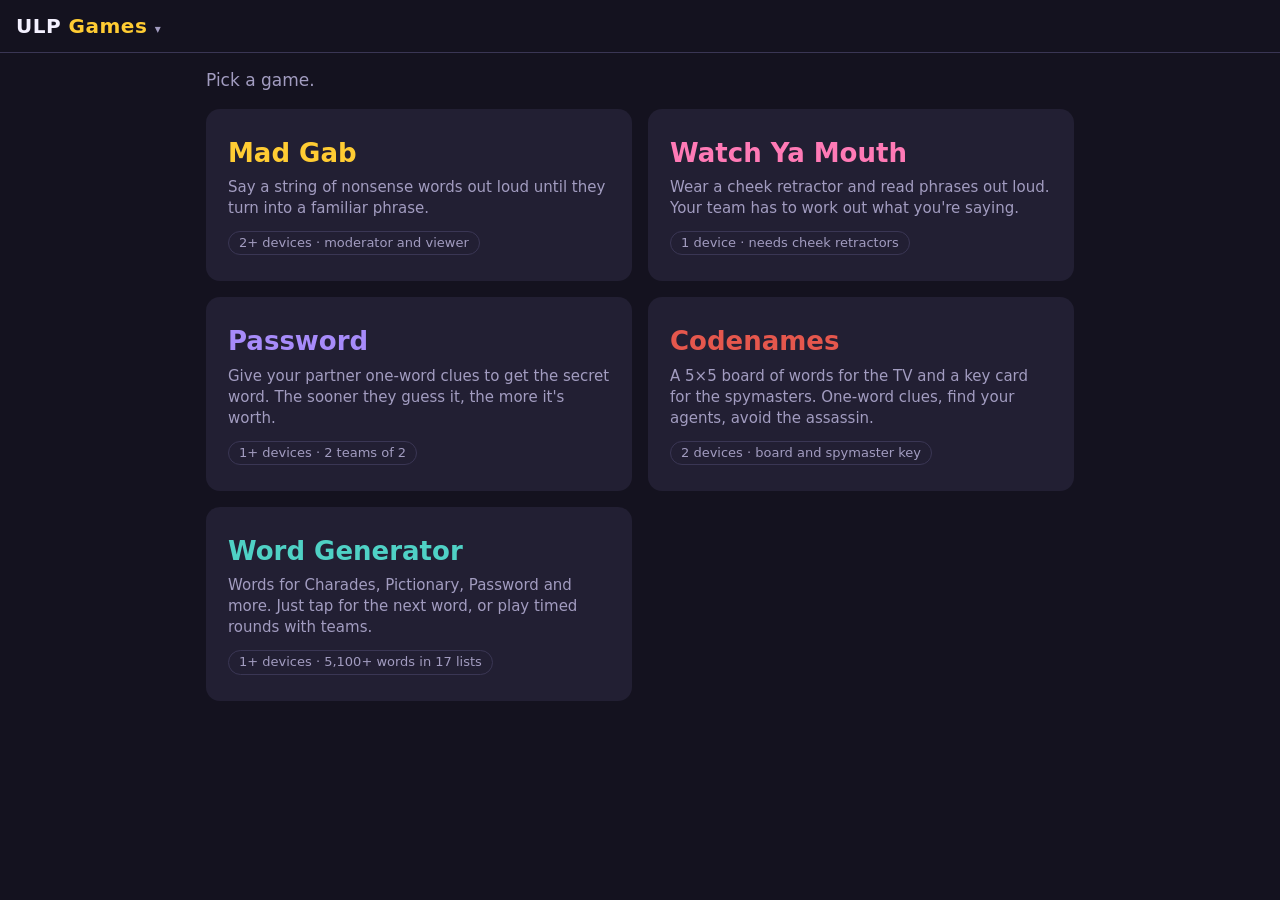
<file: index.html>
<!doctype html>
<html lang="en">
<head>
<meta charset="utf-8">
<meta name="viewport" content="width=device-width, initial-scale=1, viewport-fit=cover">
<title>ULP Games</title>
<script>
  // Room links made before the games had their own folders: send them on to Mad Gab.
  if (new URLSearchParams(location.search).has('join')) location.replace('madgab/' + location.search);
</script>
<link rel="stylesheet" href="shared/style.css">
</head>
<body>
<header>
  <h1><button id="btnMenu" class="brand" aria-haspopup="true" aria-expanded="false">ULP <span>Games</span> <small>▾</small></button></h1>
  <div id="menu" class="menu hidden" role="menu"></div>
</header>
<main>
  <p class="muted" style="margin:0">Pick a game.</p>
  <div class="games">
    <a class="game-card" href="madgab/" style="--game:#ffcc33">
      <h2>Mad Gab</h2>
      <p>Say a string of nonsense words out loud until they turn into a familiar phrase.</p>
      <span class="tag">2+ devices · moderator and viewer</span>
    </a>
    <a class="game-card" href="watch-ya-mouth/" style="--game:#ff7ab6">
      <h2>Watch Ya Mouth</h2>
      <p>Wear a cheek retractor and read phrases out loud. Your team has to work out what you're saying.</p>
      <span class="tag">1 device · needs cheek retractors</span>
    </a>
    <a class="game-card" href="password/" style="--game:#a78bfa">
      <h2>Password</h2>
      <p>Give your partner one-word clues to get the secret word. The sooner they guess it, the more it's worth.</p>
      <span class="tag">1+ devices · 2 teams of 2</span>
    </a>
    <a class="game-card" href="codenames/" style="--game:#e5574d">
      <h2>Codenames</h2>
      <p>A 5×5 board of words for the TV and a key card for the spymasters. One-word clues, find your agents, avoid the assassin.</p>
      <span class="tag">2 devices · board and spymaster key</span>
    </a>
    <a class="game-card" href="word-generator/" style="--game:#4fd1c5">
      <h2>Word Generator</h2>
      <p>Words for Charades, Pictionary, Password and more. Just tap for the next word, or play timed rounds with teams.</p>
      <span class="tag">1+ devices · 5,100+ words in 17 lists</span>
    </a>
  </div>
</main>
<script type="module">
  import { initMenu, reloadLatest } from './shared/common.js';
  // The start page's menu: Reload gets the latest version of the site (a saved home-screen
  // web app has no refresh button).
  initMenu(() => [['Reload', reloadLatest]], { home: false });
</script>
</body>
</html>
</file>
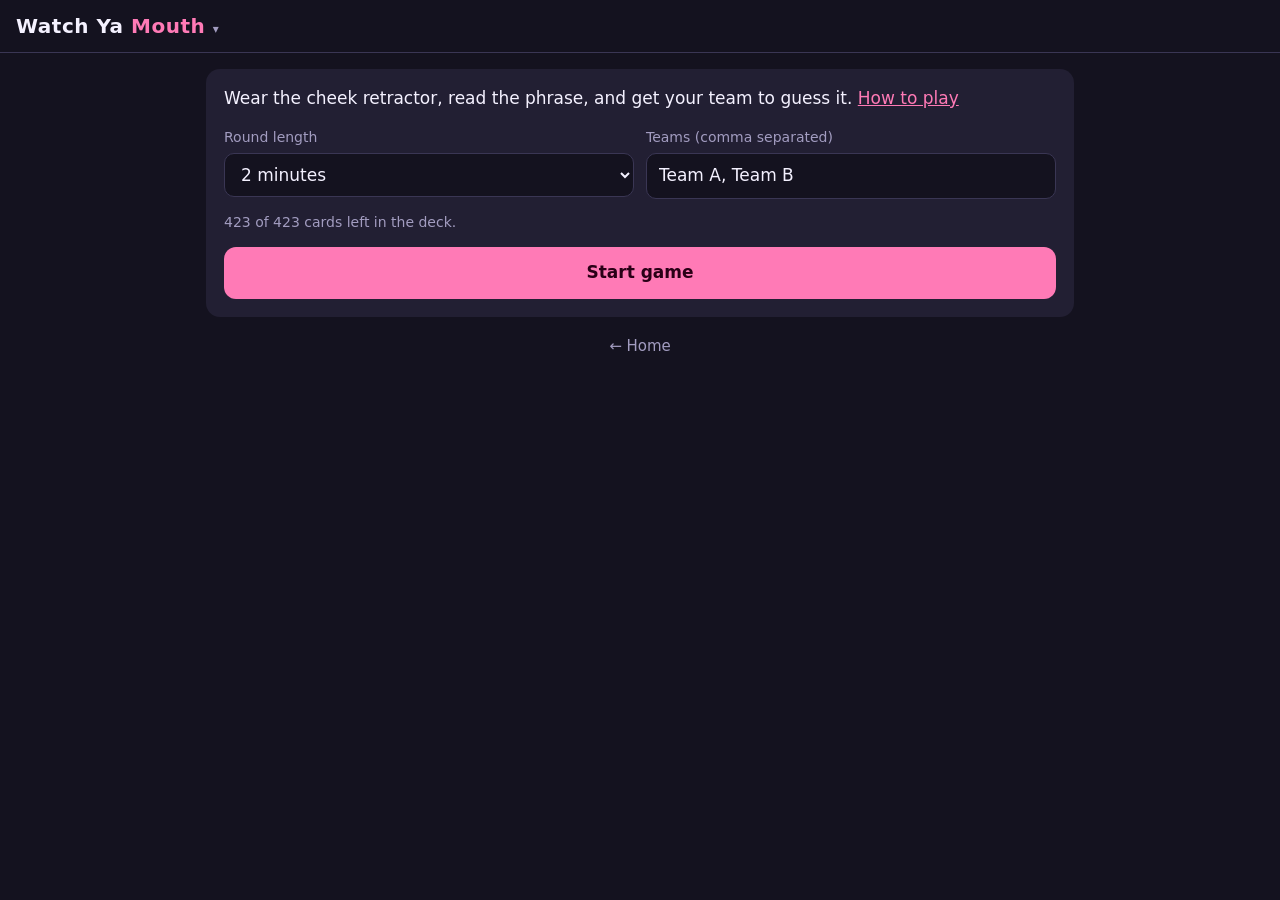
<file: watch-ya-mouth/index.html>
<!doctype html>
<html lang="en">
<head>
<meta charset="utf-8">
<meta name="viewport" content="width=device-width, initial-scale=1, viewport-fit=cover">
<title>Watch Ya Mouth</title>
<link rel="stylesheet" href="../shared/style.css">
</head>
<body class="wym">
<header>
  <h1><button id="btnMenu" class="brand" aria-haspopup="true" aria-expanded="false">Watch Ya <span>Mouth</span> <small>▾</small></button></h1>
  <div id="menu" class="menu hidden" role="menu"></div>
</header>

<div id="about" class="overlay hidden" role="dialog" aria-modal="true" aria-labelledby="aboutTitle">
  <div class="panel">
    <h2 id="aboutTitle">Watch Ya <span>Mouth</span></h2>
    <div class="muted" id="aboutVersion"></div>
    <p id="aboutCards"></p>
    <p class="muted" style="font-size:15px">The reader wears a cheek retractor and reads each phrase out loud; their team has to work out what they're saying. One device, held by the reader.</p>
    <button class="primary" id="btnAboutClose" style="width:100%">Close</button>
  </div>
</div>

<div id="howto" class="overlay hidden" role="dialog" aria-modal="true" aria-labelledby="howTitle">
  <div class="panel">
    <h2 id="howTitle">How to <span>play</span></h2>
    <ol style="padding-left:20px">
      <li>Each team picks a <b>reader</b>, who puts in the cheek retractor and holds this phone.</li>
      <li>The reader taps <b>Start round</b> and reads each phrase out loud — no gestures, no spelling.</li>
      <li>When the team says the phrase, tap <b>Got It</b> for a point. Stuck? Tap <b>Skip</b>.</li>
      <li>When the clock runs out, pass the phone (and a clean mouthpiece) to the next team.</li>
    </ol>
    <p class="muted" style="font-size:15px">Keep the screen turned away from the guessers.</p>
    <button class="primary" id="btnHowClose" style="width:100%">Got it</button>
  </div>
</div>

<main>
  <!-- Setup -->
  <section id="setup" class="hidden">
    <div class="panel">
      <p style="margin-top:0">Wear the cheek retractor, read the phrase, and get your team to guess it. <a href="#" id="lnkHow">How to play</a></p>
      <div class="row">
        <div>
          <label for="optTime">Round length</label>
          <select id="optTime">
            <option value="60">1 minute</option>
            <option value="90">1½ minutes</option>
            <option value="120" selected>2 minutes</option>
            <option value="180">3 minutes</option>
          </select>
        </div>
        <div>
          <label for="optTeams">Teams (comma separated)</label>
          <input id="optTeams" value="Team A, Team B">
        </div>
      </div>
      <p class="muted" id="deckInfo" style="font-size:14px"></p>
      <button class="primary" id="btnStart" style="width:100%">Start game</button>
    </div>
    <p class="center"><a class="back" href="../">← Home</a></p>
  </section>

  <!-- Between rounds -->
  <section id="ready" class="hidden viewer-stage">
    <div class="scorebar" id="rScores"></div>
    <div class="banner" id="rBanner"></div>
    <p class="center muted" style="margin:0">Pick a reader, put in the mouthpiece, and hand them the phone.</p>
    <p class="muted center" id="rInfo" style="margin:0"></p>
    <div class="row" style="justify-content:center">
      <button class="primary" id="btnStartNext" style="flex:0 1 360px;padding:22px;font-size:22px">Start round</button>
    </div>
  </section>

  <!-- Playing: the reader holds the phone -->
  <section id="play" class="hidden">
    <div class="scorebar" id="pScores"></div>
    <div class="clock" id="pClock">2:00</div>
    <div class="panel">
      <div class="answer-label">Read this out loud</div>
      <div class="puzzle hide-on-pause" id="pPhrase"></div>
    </div>
    <div class="actions">
      <button class="bad" id="btnSkip">Skip</button>
      <button class="good" id="btnGot">Got It</button>
    </div>
    <div class="row">
      <button id="btnPause">Pause</button>
      <button id="btnEnd">End round</button>
    </div>
  </section>

  <!-- Round over -->
  <section id="over" class="hidden">
    <div class="scorebar" id="oScores"></div>
    <div class="banner" id="oBanner"></div>
    <div class="panel"><ul class="results" id="oResults"></ul></div>
    <button class="primary" id="btnNext">Next round</button>
  </section>
</main>

<script type="module" src="wym.js"></script>
</body>
</html>
</file>
<file: shared/style.css>
:root {
  --bg: #14121f; --panel: #221f33; --text: #f4f1ff; --muted: #a29cc0;
  --accent: #ffcc33; --good: #3ecf8e; --bad: #ff6b6b; --line: #3a3654;
}
* { box-sizing: border-box; }
html, body { margin: 0; height: 100%; }
/* Fast taps on buttons and cards are taps, not a double-tap zoom. Pinch zoom still works. */
html, body, button, a, input, select, label, [role="button"], .panel { touch-action: manipulation; }
body {
  background: var(--bg); color: var(--text);
  font: 17px/1.4 system-ui, -apple-system, "Segoe UI", sans-serif;
  display: flex; flex-direction: column; min-height: 100dvh;
}
header { padding: 12px 16px; display: flex; align-items: center; gap: 12px; border-bottom: 1px solid var(--line); }
header h1 { margin: 0; font-size: 20px; letter-spacing: .5px; }
header h1 span { color: var(--accent); }
header { position: relative; }
.brand { background: none; padding: 4px 6px; margin: -4px -6px; font-size: 20px; font-weight: 700; letter-spacing: .5px; }
.brand small { font-size: 12px; color: var(--muted); }
.menu {
  position: absolute; top: calc(100% - 4px); left: 10px; z-index: 10; min-width: 220px;
  background: var(--panel); border: 1px solid var(--line); border-radius: 12px; padding: 6px;
  box-shadow: 0 10px 30px rgba(0,0,0,.45); display: flex; flex-direction: column;
}
.menu button { background: none; text-align: left; padding: 12px 14px; font-weight: 500; border-radius: 8px; }
.menu button:hover { background: var(--line); }
.menu .danger { color: var(--bad); }
.overlay { position: fixed; inset: 0; z-index: 20; background: rgba(0,0,0,.6); display: flex; align-items: center; justify-content: center; padding: 16px; }
.overlay .panel { max-width: 420px; width: 100%; }
.overlay h2 { margin: 0 0 4px; font-size: 22px; }
.overlay h2 span { color: var(--accent); }
header .status { margin-left: auto; font-size: 14px; color: var(--muted); }
.dot { display: inline-block; width: 9px; height: 9px; border-radius: 50%; background: var(--bad); margin-right: 6px; vertical-align: middle; }
.dot.on { background: var(--good); }
main { flex: 1; display: flex; flex-direction: column; padding: 16px; gap: 16px; max-width: 900px; width: 100%; margin: 0 auto; }
.hidden { display: none !important; }
.panel { background: var(--panel); border-radius: 14px; padding: 18px; }
button {
  font: inherit; font-weight: 600; border: 0; border-radius: 12px; padding: 14px 18px;
  background: var(--line); color: var(--text); cursor: pointer;
}
button:active { transform: scale(.98); }
button:disabled { opacity: .4; cursor: default; }
button.primary { background: var(--accent); color: #1a1600; }
button.good { background: var(--good); color: #002414; }
button.bad { background: var(--bad); color: #2a0000; }
input, select {
  font: inherit; background: var(--bg); color: var(--text); border: 1px solid var(--line);
  border-radius: 10px; padding: 10px 12px; width: 100%;
}
label { display: block; font-size: 14px; color: var(--muted); margin-bottom: 6px; }
.row { display: flex; gap: 12px; flex-wrap: wrap; }
.row > * { flex: 1 1 160px; }
.big-choice { display: grid; gap: 16px; grid-template-columns: 1fr 1fr; }
@media (max-width: 560px) { .big-choice { grid-template-columns: 1fr; } }
.big-choice button { padding: 28px 18px; font-size: 22px; text-align: left; }
.big-choice button small { display: block; font-weight: 400; font-size: 15px; opacity: .75; margin-top: 6px; }
.code { font: 700 44px/1 ui-monospace, Menlo, monospace; letter-spacing: 8px; color: var(--accent); }
.muted { color: var(--muted); }
.center { text-align: center; }
#qr { background: #fff; padding: 10px; border-radius: 10px; display: inline-block; }
#qr img, #qr canvas { display: block; }

.scorebar { display: flex; gap: 10px; flex-wrap: wrap; justify-content: center; }
.team { background: var(--panel); border-radius: 12px; padding: 8px 14px; text-align: center; min-width: 110px; border: 2px solid transparent; }
.team.current { border-color: var(--accent); }
.team b { display: block; font-size: 26px; }
.clock { font: 700 64px/1 ui-monospace, Menlo, monospace; text-align: center; }
.clock.low { color: var(--bad); }
.puzzle {
  font-weight: 800; text-align: center; line-height: 1.15;
  font-size: clamp(34px, 9vw, 84px); padding: 24px 8px; word-break: break-word;
}
.answer { text-align: center; font-size: clamp(22px, 5vw, 36px); color: var(--good); font-weight: 700; }
.answer-label { text-align: center; font-size: 13px; text-transform: uppercase; letter-spacing: 2px; color: var(--muted); }
.actions { display: grid; grid-template-columns: 1fr 1fr; gap: 12px; }
.actions button { padding: 26px; font-size: 24px; }
.results { list-style: none; padding: 0; margin: 0; }
.results li { padding: 8px 0; border-bottom: 1px solid var(--line); display: flex; gap: 10px; }
.results li .mark { width: 22px; flex: none; font-weight: 800; }
.results li.got .mark { color: var(--good); }
.results li.skip .mark { color: var(--bad); }
.results .p { color: var(--muted); font-size: 15px; }
.viewer-stage { flex: 1; display: flex; flex-direction: column; justify-content: center; gap: 12px; }
.banner { text-align: center; font-size: 26px; font-weight: 700; }
/* A scoreboard viewer: no card, so the clock and scores fill the screen */
.board .clock { font-size: clamp(88px, 28vw, 220px); }
.board .team { min-width: 140px; padding: 12px 20px; font-size: 20px; }
.board .team b { font-size: clamp(40px, 10vw, 72px); }
.board #vCard, .board #vNote { display: none; }
/* The START card that begins a timed round */
.start-card { cursor: pointer; border: 3px dashed var(--accent); }
.start-card .puzzle { color: var(--accent); letter-spacing: 6px; }
.big-choice.three { grid-template-columns: 1fr 1fr 1fr; }
@media (max-width: 760px) { .big-choice.three { grid-template-columns: 1fr; } }
a { color: var(--accent); }

/* Game picker (the site's start page) */
.games { display: grid; gap: 16px; grid-template-columns: 1fr 1fr; }
@media (max-width: 560px) { .games { grid-template-columns: 1fr; } }
.game-card {
  display: block; text-decoration: none; color: var(--text); background: var(--panel);
  border-radius: 14px; padding: 24px 20px; border: 2px solid transparent;
}
.game-card:hover { border-color: var(--game, var(--accent)); }
.game-card h2 { margin: 0 0 6px; font-size: 26px; color: var(--game, var(--accent)); }
.game-card p { margin: 0; color: var(--muted); font-size: 15px; }
.game-card .tag { display: inline-block; margin-top: 12px; font-size: 13px; color: var(--muted); border: 1px solid var(--line); border-radius: 999px; padding: 2px 10px; }
.back { font-size: 15px; color: var(--muted); text-decoration: none; }
.back:hover { color: var(--text); }

/* Watch Ya Mouth has its own accent colour */
body.wym { --accent: #ff7ab6; }
body.wym button.primary { color: #2a0016; }

/* Word Generator's accent colour */
body.wg { --accent: #4fd1c5; }
body.wg button.primary { color: #00201d; }

/* Password: its accent colour, a colour per team, the turn banner and the points the word is worth */
body.pw { --accent: #a78bfa; --teamA: #ffb547; --teamB: #4cc9f0; }
body.pw button.primary { color: #1a0f33; }
.turn { text-align: center; font-weight: 800; font-size: clamp(22px, 6vw, 40px); letter-spacing: 1px;
  padding: 12px; border-radius: 14px; color: #14121f; text-transform: uppercase; }
.turn small { display: block; font-size: 15px; font-weight: 600; letter-spacing: 0; text-transform: none; opacity: .8; }
.turn.t0 { background: var(--teamA); }
.turn.t1 { background: var(--teamB); }
.worth { text-align: center; font: 800 clamp(48px, 16vw, 110px)/1 ui-monospace, Menlo, monospace; }
.worth small { display: block; font: 600 15px system-ui, sans-serif; color: var(--muted); letter-spacing: 2px; text-transform: uppercase; margin-top: 6px; }
.team.g0 { border-color: var(--teamA); background: color-mix(in srgb, var(--teamA) 22%, var(--panel)); }
.team.g1 { border-color: var(--teamB); background: color-mix(in srgb, var(--teamB) 22%, var(--panel)); }
.team .who { font-size: 12px; font-weight: 700; text-transform: uppercase; letter-spacing: 1px; }
.team.g0 .who { color: var(--teamA); }
.team.g1 .who { color: var(--teamB); }
.actions button small { display: block; font-size: 15px; font-weight: 600; opacity: .8; margin-top: 4px; }
.worth .clue { font-size: .55em; }
.board .worth { font-size: clamp(80px, 26vw, 200px); }
.board .turn { font-size: clamp(30px, 8vw, 60px); }
.board .team b { font-size: clamp(40px, 10vw, 72px); }

/* Word Generator's list picker: a heading per family, its lists as tick-box chips */
.pick-group { margin-top: 12px; }
.pick-group:first-child { margin-top: 0; }
.pick-head { display: flex; align-items: center; justify-content: space-between; gap: 10px; margin-bottom: 8px; }
.pick-head b { font-size: 15px; }
.chip-btn { padding: 6px 12px; font-size: 14px; font-weight: 600; border-radius: 999px; flex: 0 0 auto !important; }
.chips { display: flex; flex-wrap: wrap; gap: 8px; }
.chip { display: inline-flex; align-items: center; gap: 8px; margin: 0; padding: 9px 14px; border-radius: 999px;
  border: 2px solid var(--line); color: var(--text); font-size: 15px; cursor: pointer; user-select: none; }
.chip input { width: auto; margin: 0; accent-color: var(--accent); }
.chip small { color: var(--muted); font-size: 12px; }
.chip:has(input:checked) { border-color: var(--accent); background: color-mix(in srgb, var(--accent) 18%, var(--panel)); }

/* Codenames: the board (cards change colour, then show a picture) and the spymaster key */
body.cn { --accent: #e5574d; --cnRed: #d44d4d; --cnBlue: #4d7bd4; --cnTan: #d2b48c; --cnGrey: #999; --cnBlack: #222; }
body.cn button.primary { color: #2a0400; }
body.cn-wide main { max-width: 1400px; }
.cn-board { display: grid; grid-template-columns: repeat(5, minmax(0, 1fr)); gap: clamp(4px, 1.2vw, 12px);
  background: #2e1810; border-radius: 14px; padding: clamp(6px, 1.6vw, 20px); perspective: 1000px; }
.cn-cell { position: relative; aspect-ratio: 5 / 3; border: 3px solid #473831; border-radius: 12px;
  background: #3a2a22; padding: clamp(2px, .6vw, 8px); container-type: inline-size; }
.cn-card { position: absolute; inset: clamp(2px, .6vw, 8px); padding: 0; margin: 0; border-radius: 8px; overflow: hidden;
  display: flex; align-items: center; justify-content: center; box-shadow: 0 4px 8px rgba(0,0,0,.2);
  transition: transform .6s, background-color .2s; transform-style: preserve-3d; }
.cn-card:hover { transform: translateY(-2px); }
.cn-card:active { transform: none; }
.cn-card .bg, .cn-card .fg, .cn-card .tint { position: absolute; inset: 0; background: center / cover no-repeat; pointer-events: none; }
.cn-card .bg { z-index: 1; }
.cn-card .tint { z-index: 2; opacity: 0; transition: opacity .3s; }
.cn-card .fg { z-index: 3; opacity: 0; transition: opacity .3s; }
.cn-card .word { position: relative; z-index: 4; background: rgba(255,255,255,.9); color: #000; border-radius: 4px;
  padding: .2em .4em; font-weight: 800; font-size: clamp(6px, 10.5cqw, 26px); letter-spacing: .02em;
  box-shadow: 0 1px 3px rgba(0,0,0,.1); max-width: 96%; line-height: 1.1; }
.cn-card.revealed .word { display: none; }
.cn-card.revealed .fg { opacity: 1; }
.cn-card.revealed .tint { opacity: .5; }
.cn-card.revealed.color-2 .tint { background-color: rgba(255,0,0,.9); }
.cn-card.revealed.color-3 .tint { background-color: rgba(0,0,255,.5); }
.cn-card.flipping { animation: cn-flip .6s ease-in-out; }
@keyframes cn-flip { 0% { transform: rotateY(0); } 50% { transform: rotateY(90deg); } 100% { transform: rotateY(0); } }
.cn-card.color-0 { background-color: var(--cnTan); }
.cn-card.color-1 { background-color: var(--cnGrey); }
.cn-card.color-2 { background-color: var(--cnRed); }
.cn-card.color-3 { background-color: var(--cnBlue); }
.cn-card.color-4 { background-color: var(--cnBlack); }

.cn-first { text-align: center; font-weight: 800; font-size: clamp(20px, 6vw, 30px); text-transform: uppercase; letter-spacing: 1px; }
.cn-first.first-red { color: var(--cnRed); }
.cn-first.first-blue { color: var(--cnBlue); }
.cn-key { display: grid; grid-template-columns: repeat(5, minmax(0, 1fr)); gap: clamp(4px, 1.5vw, 10px); width: min(100%, 520px); margin: 0 auto;
  padding: clamp(10px, 3vw, 20px); border-radius: 16px; background: #1b1a1f; border: clamp(10px, 3.5vw, 22px) solid var(--line); }
.cn-key.first-red { border-color: var(--cnRed); }
.cn-key.first-blue { border-color: var(--cnBlue); }
.cn-spot { aspect-ratio: 1; border-radius: 6px; display: flex; align-items: center; justify-content: center;
  font-weight: 900; font-size: clamp(20px, 7vw, 40px); box-shadow: inset 0 -3px 0 rgba(0,0,0,.25); }
.cn-spot.red { background: var(--cnRed); }
.cn-spot.blue { background: var(--cnBlue); }
.cn-spot.bystander { background: var(--cnTan); }
.cn-spot.assassin { background: var(--cnBlack); color: #fff; outline: 2px solid #555; outline-offset: -2px; }
body.cn #board, body.cn #key { display: flex; flex-direction: column; gap: 14px; }
.room-btn { margin-left: auto; padding: 8px 12px; font-size: 15px; border-radius: 999px; background: var(--panel); border: 1px solid var(--line); white-space: nowrap; }
.room-btn small { color: var(--muted); font-weight: 500; }
body.cn header .status:empty { display: none; }
/* A key square whose board card has been turned */
.cn-spot { position: relative; }
/* Key with the board's words on it: wider, card-shaped places */
.cn-key.words { width: min(100%, 760px); gap: clamp(3px, 1vw, 8px); padding: clamp(6px, 2vw, 16px); border-width: clamp(8px, 2.5vw, 18px); }
.cn-key.words .cn-spot { aspect-ratio: 3 / 2; border-radius: 5px; color: #fff; font-weight: 500; text-shadow: 0 1px 1px rgba(0,0,0,.25);
  font-family: "Avenir Next Condensed", "Roboto Condensed", "Arial Narrow", sans-serif-condensed, system-ui, sans-serif; letter-spacing: 0; }
.cn-key.words .cn-spot span { white-space: nowrap; line-height: 1.05; text-align: center; }
.cn-key.words .cn-spot.bystander { color: #2a2218; text-shadow: none; }
.cn-key-words { display: flex; align-items: center; justify-content: center; gap: 8px 10px; flex-wrap: wrap; }
.cn-key-words .chips { justify-content: center; }
.cn-key-words .chip { padding: 4px 9px; font-size: 14px; gap: 5px; }
.cn-key-words .chips { gap: 6px; }
.cn-key.words .cn-spot.turned span { opacity: .45; }
.cn-key.words .cn-spot.turned::after { width: 14%; top: 8%; right: 5%; }
.cn-spot.turned::after { content: ''; position: absolute; top: 7%; right: 7%; width: 22%; aspect-ratio: 1; border-radius: 50%;
  background: #fff; box-shadow: 0 0 0 2px rgba(0,0,0,.35); }
/* Codenames board: agents left for each team */
.cn-status { display: flex; align-items: baseline; justify-content: space-between; gap: 12px; flex-wrap: wrap; font-size: clamp(15px, 2vw, 22px); }
.cn-left { font-weight: 700; margin-right: 18px; }
.cn-left b { font-size: 1.4em; margin-left: 4px; }
.cn-left.red { color: var(--cnRed); }
.cn-left.blue { color: var(--cnBlue); }
/* The card picked by a first tap: a second tap turns it */
.cn-cell:has(.picked) { z-index: 5; }
.cn-card.picked, .cn-card.picked:hover { transform: scale(1.1);
  box-shadow: 0 0 0 3px #fff, 0 0 0 7px var(--accent), 0 12px 28px rgba(0,0,0,.55); }
body.cn #choose { display: flex; flex-direction: column; gap: 16px; }
/* The board's status line sits in the header, beside the title (its own header row on a phone) */
.cn-status.in-head { flex: 1; min-width: 0; flex-wrap: nowrap; justify-content: center; gap: 24px; margin: 0 12px; font-size: clamp(15px, 1.8vw, 22px); white-space: nowrap; }
.cn-status.in-head .cn-left:last-of-type { margin-right: 0; }
@media (max-width: 700px) { body.cn header { flex-wrap: wrap; } .cn-status.in-head { order: 3; flex-basis: 100%; margin: 2px 0 0; justify-content: space-between; } }

/* Codenames finale: a big spinning, zooming banner when a game ends */
.cn-finale { z-index: 30; overflow: hidden; flex-direction: column; }
.cn-finale.red { background: radial-gradient(circle, rgba(212,77,77,.35), rgba(0,0,0,.8) 70%); }
.cn-finale.blue { background: radial-gradient(circle, rgba(77,123,212,.35), rgba(0,0,0,.8) 70%); }
.cn-finale.assassin { background: radial-gradient(circle, rgba(120,0,0,.55), rgba(0,0,0,.92) 70%); }
.finale-box { position: relative; z-index: 2; text-align: center; display: flex; flex-direction: column; gap: 18px; }
.finale-text { font-weight: 900; text-transform: uppercase; letter-spacing: .04em; line-height: 1;
  font-size: clamp(56px, 15vw, 220px); -webkit-text-stroke: clamp(2px, .4vw, 6px) #fff; paint-order: stroke fill;
  animation: cn-spin-zoom 1s cubic-bezier(.2,.9,.3,1.2) both, cn-pulse 1.6s ease-in-out 1s infinite; }
.cn-finale.red .finale-text { color: var(--cnRed); text-shadow: 0 0 40px rgba(212,77,77,.8); }
.cn-finale.blue .finale-text { color: var(--cnBlue); text-shadow: 0 0 40px rgba(77,123,212,.8); }
.cn-finale.assassin .finale-text { color: #111; -webkit-text-stroke-color: #ff3b3b; text-shadow: 0 0 50px rgba(255,0,0,.9); }
.cn-finale.assassin .finale-box { animation: cn-shake .5s ease-in-out 1s 2; }
.finale-sub { font-size: clamp(18px, 3vw, 32px); font-weight: 700; color: #fff; opacity: 0; animation: cn-fade .5s ease 1s forwards; }
.cn-finale .row { opacity: 0; animation: cn-fade .5s ease 1.3s forwards; }
@keyframes cn-spin-zoom { 0% { transform: scale(0) rotate(-720deg); opacity: 0; } 70% { transform: scale(1.15) rotate(8deg); opacity: 1; } 100% { transform: scale(1) rotate(0); } }
@keyframes cn-pulse { 50% { transform: scale(1.06); } }
@keyframes cn-shake { 0%, 100% { transform: translateX(0); } 20% { transform: translateX(-18px); } 40% { transform: translateX(16px); } 60% { transform: translateX(-12px); } 80% { transform: translateX(8px); } }
@keyframes cn-fade { to { opacity: 1; } }
.confetti { position: absolute; inset: 0; pointer-events: none; z-index: 1; }
.confetti i { position: absolute; top: -5vh; width: 12px; height: 18px; border-radius: 2px; opacity: .9; animation: cn-fall linear both; }
@keyframes cn-fall { to { top: 105vh; transform: rotate(720deg) translateX(40px); } }
@media (prefers-reduced-motion: reduce) {
  .finale-text { animation: cn-fade .6s ease both; }
  .cn-finale.assassin .finale-box { animation: none; }
  .confetti { display: none; }
}
/* Codenames start screen: this screen's room and a New room button */
.cn-room { display: flex; flex-wrap: wrap; align-items: center; justify-content: space-between; gap: 10px 16px; }
.cn-room .code { margin: 4px 0; }
.cn-room-new { text-align: right; max-width: 260px; }
</file>
